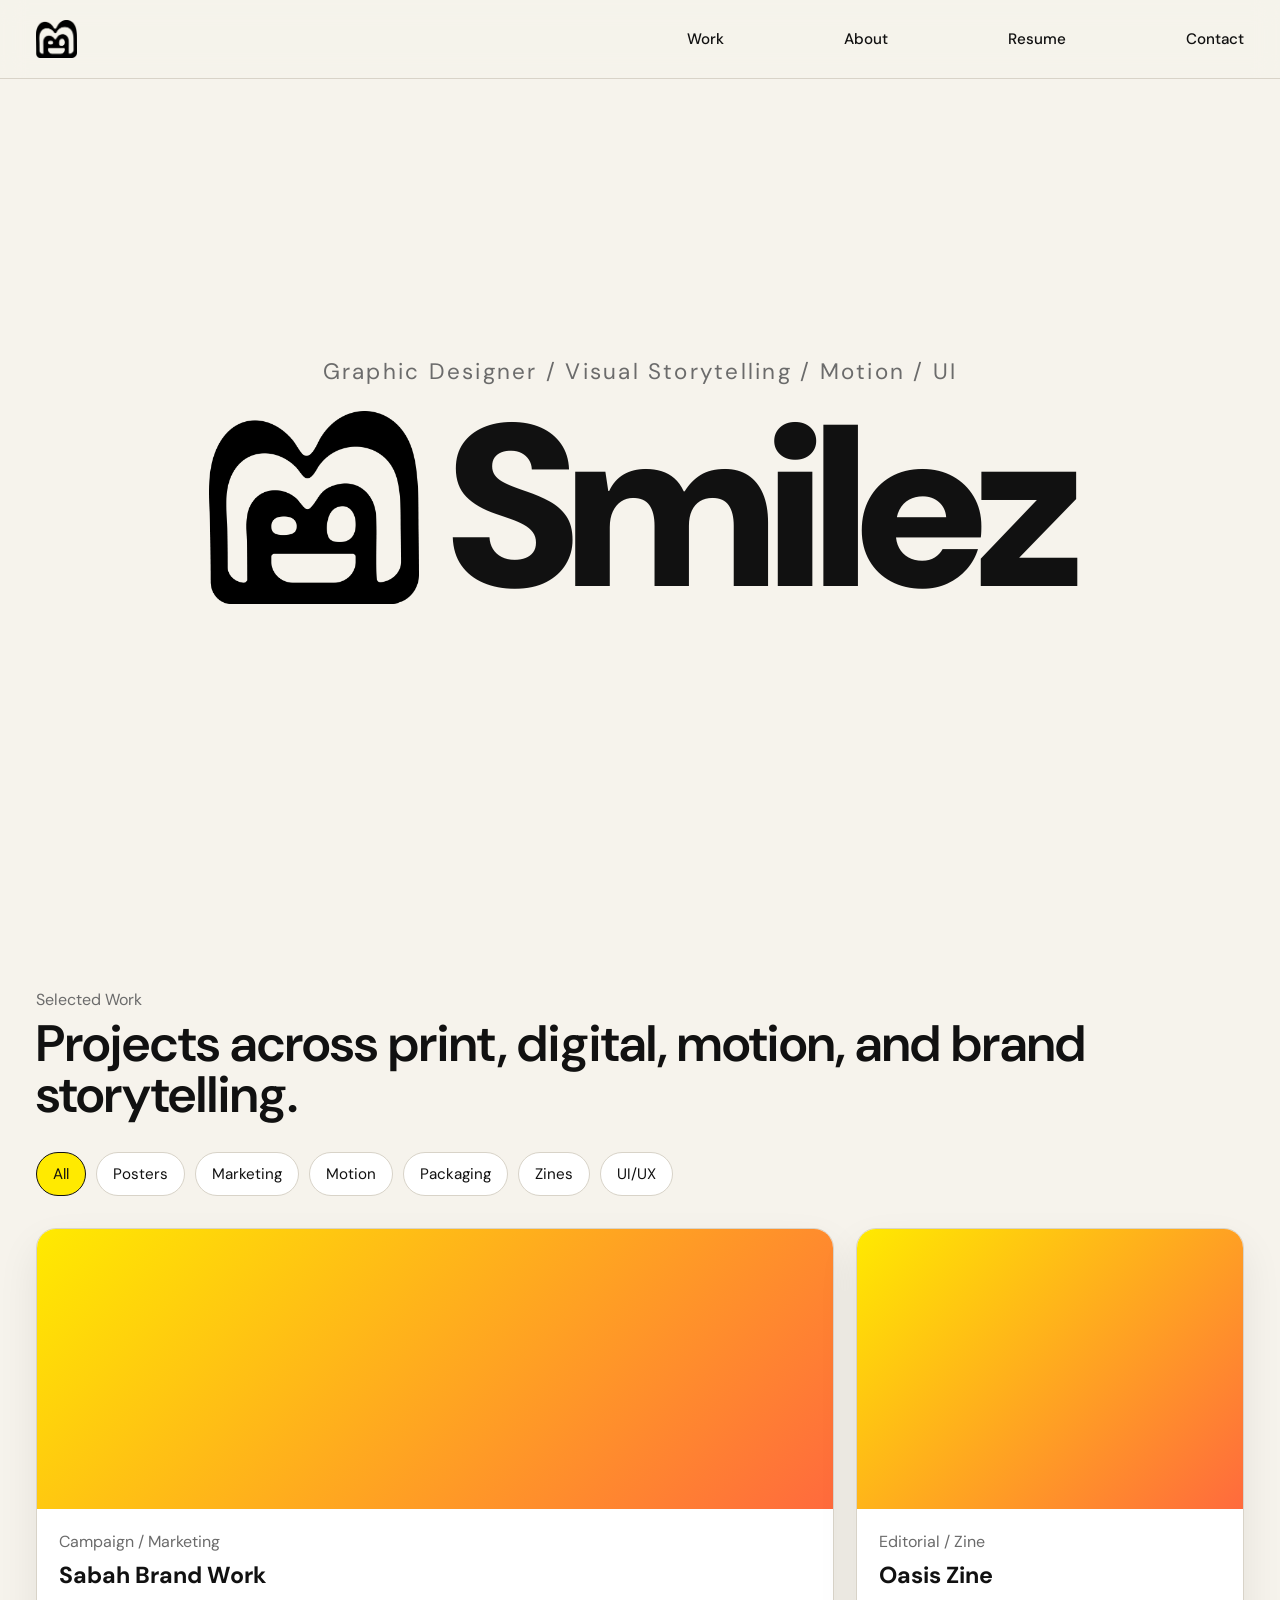
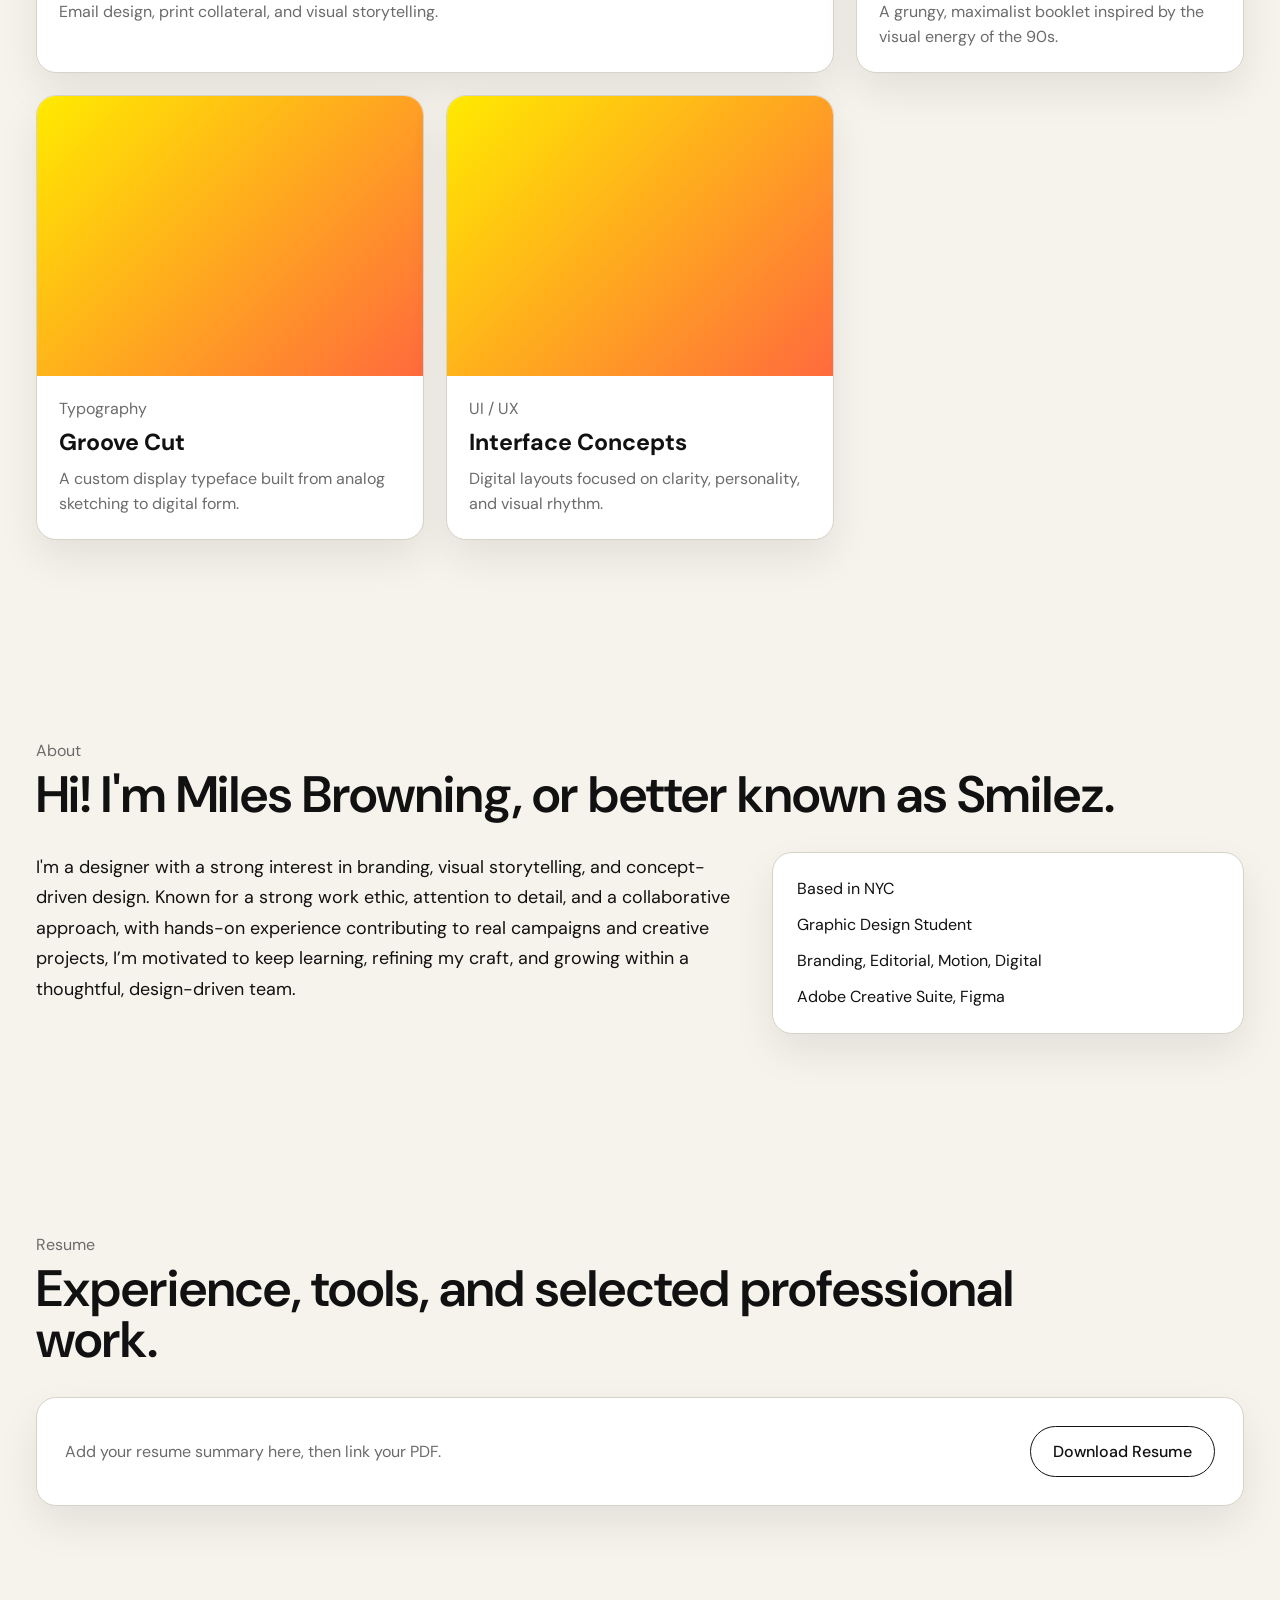
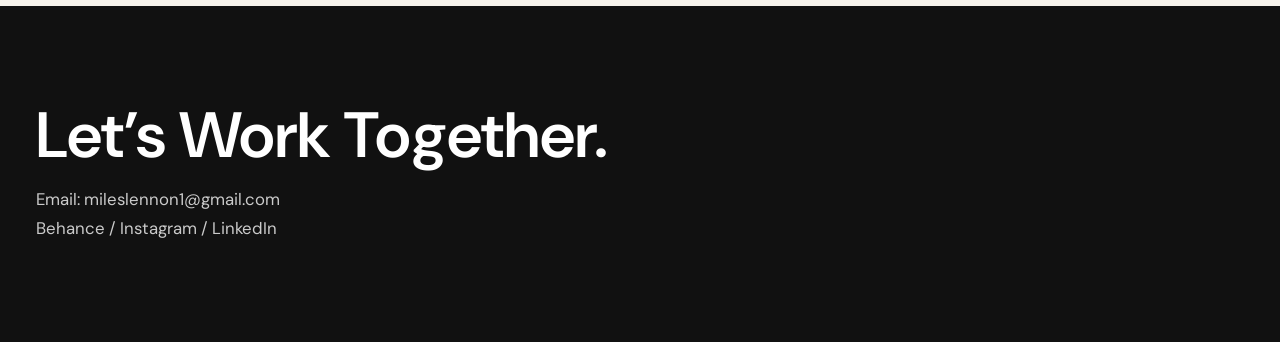
<file: index.html>
<link rel="stylesheet" href="style.css" />
 
<!DOCTYPE html>
<html lang="en">
<head>
  <meta charset="UTF-8" />
  <meta name="viewport" content="width=device-width, initial-scale=1.0" />
  <title>Smilez Portfolio</title>

  <link rel="preconnect" href="https://fonts.googleapis.com">
  <link rel="preconnect" href="https://fonts.gstatic.com" crossorigin>
  <link href="https://fonts.googleapis.com/css2?family=DM+Sans:wght@400;500;600;700;900&display=swap" rel="stylesheet">

  <link rel="stylesheet" href="style.css" />
</head>
<body>
  <header class="site-header">
    <a href="#" class="nav-logo">
      <img src="images/smilez_logo.png" alt="Smilez logo">
    </a>

    <nav>
      <a href="#work">Work</a>
      <a href="#about">About</a>
      <a href="#resume">Resume</a>
      <a href="#contact">Contact</a>
    </nav>
  </header>

  <section class="hero">
    <div class="hero-inner">
      <p class="eyebrow">Graphic Designer / Visual Storytelling / Motion / UI</p>

      <div class="hero-lockup">
        <img src="images/smilez_logo.png" alt="Smilez logo" class="hero-logo">
        <h1 class="hero-title">Smilez</h1>
      </div>
    </div>
  </section>

  <main>
    <section id="work" class="section">
      <div class="section-head">
        <p class="section-label">Selected Work</p>
        <h2>Projects across print, digital, motion, and brand storytelling.</h2>
      </div>

      <div class="filters">
        <button class="filter-btn active">All</button>
        <button class="filter-btn">Posters</button>
        <button class="filter-btn">Marketing</button>
        <button class="filter-btn">Motion</button>
        <button class="filter-btn">Packaging</button>
        <button class="filter-btn">Zines</button>
        <button class="filter-btn">UI/UX</button>
      </div>

      <div class="project-grid">
        <a href="projects/sabah.html" class="project-card-link large">
          <article class="project-card">
            <div class="project-image"></div>
            <div class="project-info">
              <span class="tag">Campaign / Marketing</span>
              <h3>Sabah Brand Work</h3>
              <p>Email design, print collateral, and visual storytelling.</p>
            </div>
          </article>
        </a>

        <a href="projects/oasis-zine.html" class="project-card-link">
          <article class="project-card">
            <div class="project-image"></div>
            <div class="project-info">
              <span class="tag">Editorial / Zine</span>
              <h3>Oasis Zine</h3>
              <p>A grungy, maximalist booklet inspired by the visual energy of the 90s.</p>
            </div>
          </article>
        </a>

        <a href="projects/groove-cut.html" class="project-card-link">
          <article class="project-card">
            <div class="project-image"></div>
            <div class="project-info">
              <span class="tag">Typography</span>
              <h3>Groove Cut</h3>
              <p>A custom display typeface built from analog sketching to digital form.</p>
            </div>
          </article>
        </a>

        <a href="projects/uiux.html" class="project-card-link">
          <article class="project-card">
            <div class="project-image"></div>
            <div class="project-info">
              <span class="tag">UI / UX</span>
              <h3>Interface Concepts</h3>
              <p>Digital layouts focused on clarity, personality, and visual rhythm.</p>
            </div>
          </article>
        </a>
      </div>
    </section>

    <section id="about" class="section about">
      <div class="section-head">
        <p class="section-label">About</p>
        <h2>Hi! I'm Miles Browning, or better known as Smilez.</h2>
      </div>

      <div class="about-grid">
        <p>
          I'm a designer with a strong interest in branding, visual storytelling,
          and concept-driven design. Known for a strong work ethic, attention to
          detail, and a collaborative approach, with hands-on experience contributing
          to real campaigns and creative projects, I’m motivated to keep learning,
          refining my craft, and growing within a thoughtful, design-driven team.
        </p>

        <ul class="about-list">
          <li>Based in NYC</li>
          <li>Graphic Design Student</li>
          <li>Branding, Editorial, Motion, Digital</li>
          <li>Adobe Creative Suite, Figma</li>
        </ul>
      </div>
    </section>

    <section id="resume" class="section">
      <div class="section-head">
        <p class="section-label">Resume</p>
        <h2>Experience, tools, and selected professional work.</h2>
      </div>

      <div class="resume-box">
        <p>Add your resume summary here, then link your PDF.</p>
        <a href="#" class="resume-link">Download Resume</a>
      </div>
    </section>
  </main>

  <footer id="contact" class="footer">
    <h2>Let’s Work Together.</h2>
    <p>Email: mileslennon1@gmail.com</p>
    <p>Behance / Instagram / LinkedIn</p>
  </footer>

  <script src="script.js"></script>
</body>
</html>
</file>
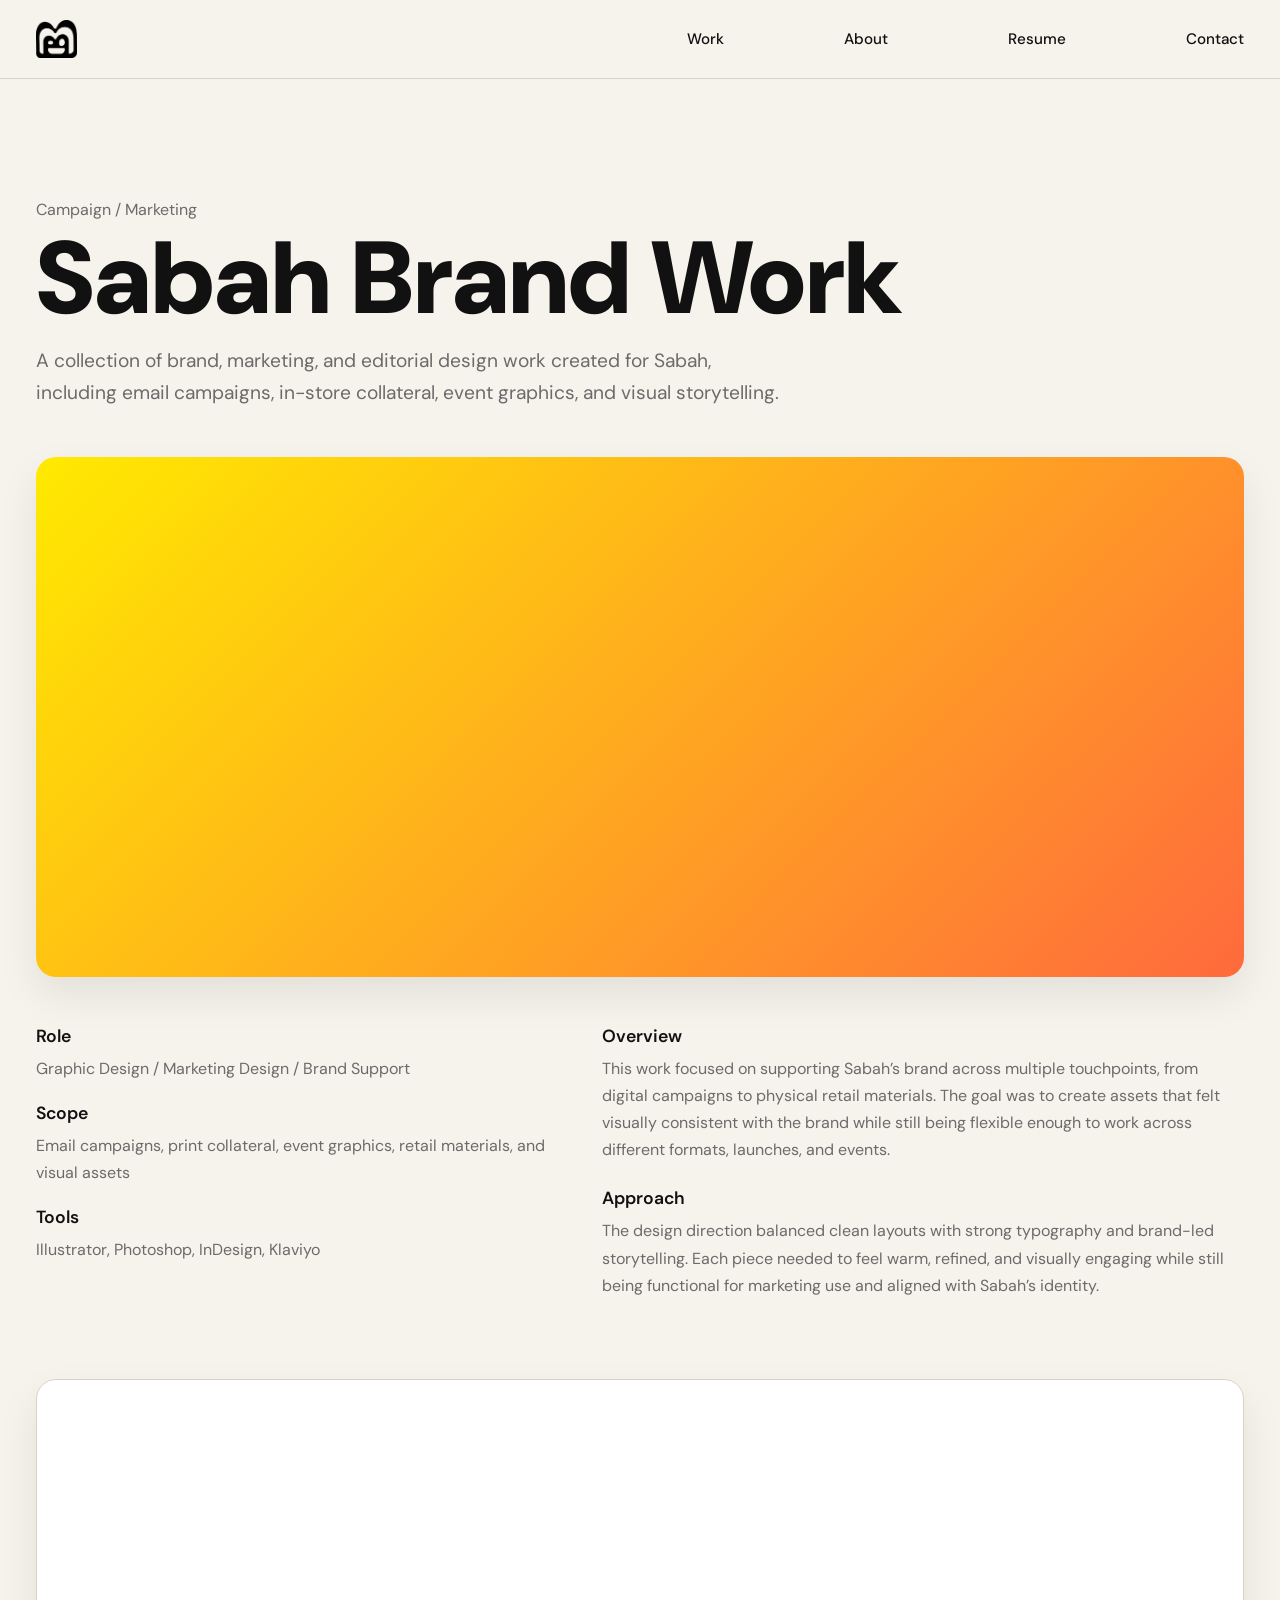
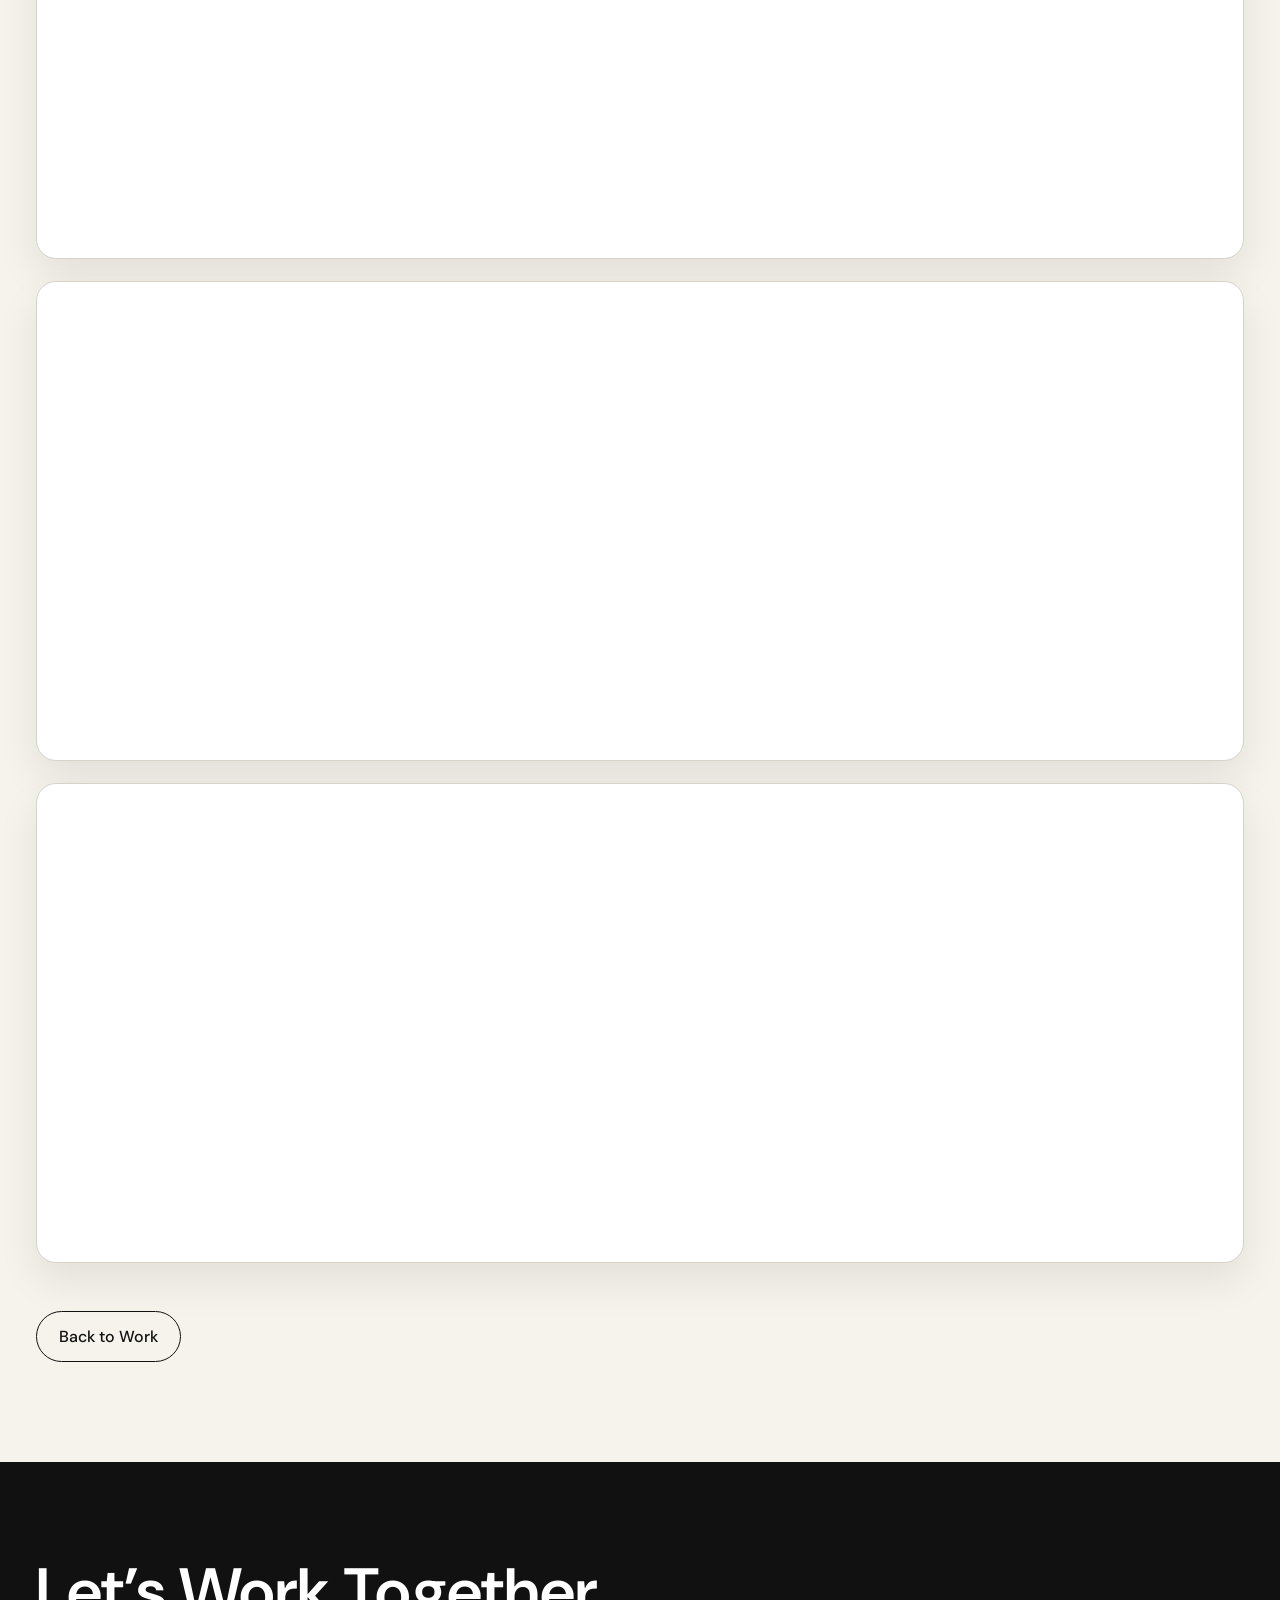
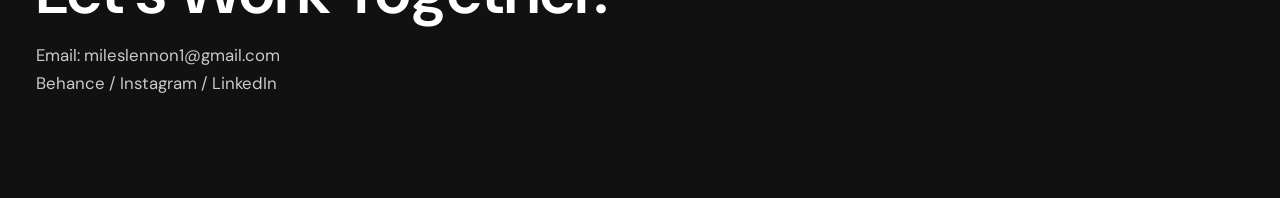
<file: projects/sabah.html>
<!DOCTYPE html>
<html lang="en">
<head>
  <meta charset="UTF-8" />
  <meta name="viewport" content="width=device-width, initial-scale=1.0" />
  <title>Sabah Brand Work — Smilez</title>

  <link rel="preconnect" href="https://fonts.googleapis.com">
  <link rel="preconnect" href="https://fonts.gstatic.com" crossorigin>
  <link href="https://fonts.googleapis.com/css2?family=DM+Sans:wght@400;500;600;700;900&display=swap" rel="stylesheet">

  <link rel="stylesheet" href="../style.css" />
</head>
<body>
  <header class="site-header">
    <a href="../index.html" class="nav-logo">
      <img src="../images/smilez_logo.png" alt="Smilez logo">
    </a>

    <nav>
      <a href="../index.html#work">Work</a>
      <a href="../index.html#about">About</a>
      <a href="../index.html#resume">Resume</a>
      <a href="../index.html#contact">Contact</a>
    </nav>
  </header>

  <main class="project-page">
    <section class="project-hero">
      <p class="section-label">Campaign / Marketing</p>
      <h1>Sabah Brand Work</h1>
      <p class="project-intro">
        A collection of brand, marketing, and editorial design work created for Sabah,
        including email campaigns, in-store collateral, event graphics, and visual storytelling.
      </p>
    </section>

    <section class="project-banner">
      <div class="project-banner-image"></div>
    </section>

    <section class="project-details">
      <div class="project-meta">
        <div>
          <h2>Role</h2>
          <p>Graphic Design / Marketing Design / Brand Support</p>
        </div>
        <div>
          <h2>Scope</h2>
          <p>Email campaigns, print collateral, event graphics, retail materials, and visual assets</p>
        </div>
        <div>
          <h2>Tools</h2>
          <p>Illustrator, Photoshop, InDesign, Klaviyo</p>
        </div>
      </div>

      <div class="project-body">
        <h2>Overview</h2>
        <p>
          This work focused on supporting Sabah’s brand across multiple touchpoints,
          from digital campaigns to physical retail materials. The goal was to create
          assets that felt visually consistent with the brand while still being flexible
          enough to work across different formats, launches, and events.
        </p>

        <h2>Approach</h2>
        <p>
          The design direction balanced clean layouts with strong typography and brand-led
          storytelling. Each piece needed to feel warm, refined, and visually engaging
          while still being functional for marketing use and aligned with Sabah’s identity.
        </p>
      </div>
    </section>

    <section class="project-gallery">
      <div class="gallery-block"></div>
      <div class="gallery-block"></div>
      <div class="gallery-block"></div>
    </section>

    <section class="project-back">
      <a href="../index.html#work" class="resume-link">Back to Work</a>
    </section>
  </main>

  <footer class="footer">
    <h2>Let’s Work Together.</h2>
    <p>Email: mileslennon1@gmail.com</p>
    <p>Behance / Instagram / LinkedIn</p>
  </footer>

  <script src="../script.js"></script>
</body>
</html>
</file>
<file: style.css>
:root {
  --bg: #f6f3ec;
  --surface: #ffffff;
  --text: #111111;
  --muted: #6b6b6b;
  --line: #d8d3c8;
  --accent: #ffea00;
  --accent-2: #ff6a3d;
  --radius: 20px;
  --shadow: 0 18px 40px rgba(0, 0, 0, 0.08);
}

* {
  margin: 0;
  padding: 0;
  box-sizing: border-box;
}

html {
  scroll-behavior: smooth;
}

body {
  font-family: "DM Sans", sans-serif;
  background: var(--bg);
  color: var(--text);
}

img {
  max-width: 100%;
  display: block;
}

a {
  color: inherit;
  text-decoration: none;
}

h1 {
  font-weight: 900;
}

h2 {
  font-weight: 600;
}

h3 {
  font-weight: 700;
}

p,
li,
button,
a,
span {
  font-weight: 400;
}

/* HEADER */

.site-header {
  position: sticky;
  top: 0;
  z-index: 1000;
  background: rgba(246, 243, 236, 0.9);
  backdrop-filter: blur(12px);
  border-bottom: 1px solid var(--line);
  display: flex;
  justify-content: space-between;
  align-items: center;
  padding: 20px 36px;
}

.nav-logo {
  display: inline-flex;
  align-items: center;
}

.nav-logo img {
  height: 38px;
  width: auto;
  transition: transform 0.25s ease, opacity 0.25s ease;
}

.nav-logo:hover img {
  transform: scale(1.04);
  opacity: 0.8;
}

.site-header nav {
  display: flex;
  gap: 120px;
}

.site-header nav a {
  position: relative;
  font-size: 0.95rem;
  font-weight: 500;
  transition: opacity 0.25s ease, transform 0.25s ease;
}

.site-header nav a:hover {
  opacity: 0.55;
  transform: translateY(-1px);
}

/* HERO */

.hero {
  min-height: 90vh;
  display: flex;
  flex-direction: column;
  justify-content: center;
  align-items: center;
  padding: 80px 36px;
  text-align: center;
  gap: 24px;
}

.hero-inner {
  display: flex;
  flex-direction: column;
  align-items: center;
  gap: 18px;
}

.eyebrow {
  font-size: 1.4rem;
  letter-spacing: 0.1em;
  color: var(--muted);
}

.hero-lockup {
  display: flex;
  align-items: center;
  gap: 28px;
}

.hero-logo {
  width: 210px;
  height: auto;
  transition: transform 0.3s ease;
}

.hero-title {
  font-size: clamp(7rem, 18vw, 16rem);
  line-height: 0.9;
  letter-spacing: -0.05em;
}

.hero-lockup:hover .hero-logo {
  transform: rotate(-3deg) scale(1.05);
}

/* SECTIONS */

.section {
  padding: 100px 36px;
}

.section-head {
  max-width: 1100px;
  margin-bottom: 32px;
}

.section-label {
  color: var(--muted);
  margin-bottom: 8px;
}

.section h2 {
  font-size: clamp(2rem, 4vw, 4rem);
  line-height: 1;
}

/* FILTERS */

.filters {
  display: flex;
  flex-wrap: wrap;
  gap: 10px;
  margin-bottom: 32px;
}

.filter-btn {
  font-family: "DM Sans", sans-serif;
  font-size: 0.95rem;
  padding: 11px 16px;
  border: 1px solid var(--line);
  border-radius: 999px;
  background: var(--surface);
  color: var(--text);
  cursor: pointer;
  transition: background 0.25s ease, color 0.25s ease, transform 0.25s ease, border-color 0.25s ease;
}

.filter-btn:hover {
  background: var(--text);
  color: white;
  border-color: var(--text);
  transform: translateY(-2px);
}

.filter-btn.active {
  background: var(--accent);
  border-color: var(--text);
  color: var(--text);
}

/* PROJECT GRID */

.project-grid {
  display: grid;
  grid-template-columns: repeat(12, minmax(0, 1fr));
  gap: 22px;
}

.project-card-link {
  display: block;
  grid-column: span 4;
  color: inherit;
  text-decoration: none;
}

.project-card-link.large {
  grid-column: span 8;
}

.project-card {
  height: 100%;
  background: var(--surface);
  border: 1px solid var(--line);
  border-radius: var(--radius);
  overflow: hidden;
  box-shadow: var(--shadow);
  cursor: pointer;
  transition: transform 0.3s ease, box-shadow 0.3s ease;
}

.project-card:hover {
  transform: translateY(-8px) scale(1.01);
  box-shadow: 0 30px 60px rgba(0, 0, 0, 0.14);
}

.project-image {
  height: 280px;
  background: linear-gradient(135deg, var(--accent), var(--accent-2));
  transition: transform 0.4s ease;
}

.project-card:hover .project-image {
  transform: scale(1.05);
}

.project-info {
  padding: 22px;
}

.tag {
  display: inline-block;
  color: var(--muted);
  margin-bottom: 8px;
}

.project-info h3 {
  font-size: 1.45rem;
  margin-bottom: 10px;
}

.project-info p {
  color: var(--muted);
  line-height: 1.55;
}

/* ABOUT */

.about-grid {
  display: grid;
  grid-template-columns: 1.2fr 0.8fr;
  gap: 28px;
  align-items: start;
}

.about-grid p {
  font-size: 1.12rem;
  line-height: 1.7;
}

.about-list {
  list-style: none;
  background: var(--surface);
  border: 1px solid var(--line);
  border-radius: var(--radius);
  padding: 24px;
  box-shadow: var(--shadow);
}

.about-list li {
  line-height: 1.5;
}

.about-list li + li {
  margin-top: 12px;
}

/* RESUME */

.resume-box {
  background: var(--surface);
  border: 1px solid var(--line);
  border-radius: var(--radius);
  padding: 28px;
  box-shadow: var(--shadow);
  display: flex;
  justify-content: space-between;
  align-items: center;
  gap: 20px;
}

.resume-box p {
  color: var(--muted);
}

.resume-link {
  display: inline-flex;
  align-items: center;
  justify-content: center;
  padding: 14px 22px;
  border-radius: 999px;
  border: 1px solid var(--text);
  font-weight: 500;
  transition: background 0.25s ease, color 0.25s ease, transform 0.25s ease;
}

.resume-link:hover {
  background: var(--text);
  color: white;
  transform: translateY(-2px);
}

/* FOOTER */

.footer {
  padding: 100px 36px;
  background: var(--text);
  color: white;
}

.footer h2 {
  font-size: clamp(2.5rem, 5vw, 5rem);
  line-height: 0.95;
  margin-bottom: 18px;
}

.footer p {
  color: rgba(255, 255, 255, 0.78);
  font-size: 1.05rem;
  line-height: 1.7;
  transition: opacity 0.25s ease;
}

.footer p:hover {
  opacity: 1;
}

/* PROJECT PAGE */

.project-page {
  padding: 0 36px 100px;
}

.project-hero {
  padding: 120px 0 48px;
  max-width: 1000px;
}

.project-hero h1 {
  font-size: clamp(3.5rem, 8vw, 8rem);
  line-height: 0.95;
  margin: 10px 0 18px;
}

.project-intro {
  max-width: 760px;
  font-size: 1.2rem;
  line-height: 1.65;
  color: var(--muted);
}

.project-banner {
  margin-bottom: 48px;
}

.project-banner-image {
  width: 100%;
  height: 520px;
  border-radius: var(--radius);
  background: linear-gradient(135deg, var(--accent), var(--accent-2));
  box-shadow: var(--shadow);
}

.project-details {
  display: grid;
  grid-template-columns: 0.9fr 1.1fr;
  gap: 40px;
  margin-bottom: 56px;
}

.project-meta {
  display: grid;
  gap: 20px;
  align-content: start;
}

.project-meta h2,
.project-body h2 {
  font-size: 1.1rem;
  margin-bottom: 8px;
}

.project-meta p,
.project-body p {
  color: var(--muted);
  line-height: 1.7;
}

.project-body h2 + p {
  margin-bottom: 24px;
}

.project-gallery {
  display: grid;
  gap: 22px;
}

.gallery-block {
  width: 100%;
  min-height: 480px;
  border-radius: var(--radius);
  background: white;
  border: 1px solid var(--line);
  box-shadow: var(--shadow);
}

.project-back {
  margin-top: 48px;
}

/* RESPONSIVE */

@media (max-width: 1000px) {
  .hero {
    min-height: auto;
    padding-top: 60px;
    padding-bottom: 60px;
  }

  .about-grid,
  .resume-box {
    display: grid;
    grid-template-columns: 1fr;
  }

  .project-card-link,
  .project-card-link.large {
    grid-column: span 12;
  }

  .site-header {
    flex-direction: column;
    align-items: flex-start;
    gap: 14px;
  }

  .site-header nav {
    flex-wrap: wrap;
    gap: 14px;
  }
}

@media (max-width: 900px) {
  .project-page {
    padding: 0 20px 80px;
  }

  .project-details {
    grid-template-columns: 1fr;
  }

  .project-banner-image {
    height: 320px;
  }

  .gallery-block {
    min-height: 280px;
  }
}

@media (max-width: 640px) {
  .site-header,
  .hero,
  .section,
  .footer {
    padding-left: 20px;
    padding-right: 20px;
  }

  .hero-logo {
    width: 180px;
  }

  .hero-title {
    font-size: clamp(4.5rem, 16vw, 8rem);
  }

  .eyebrow {
    font-size: 0.95rem;
  }

  .project-image {
    height: 220px;
  }
}
</file>
